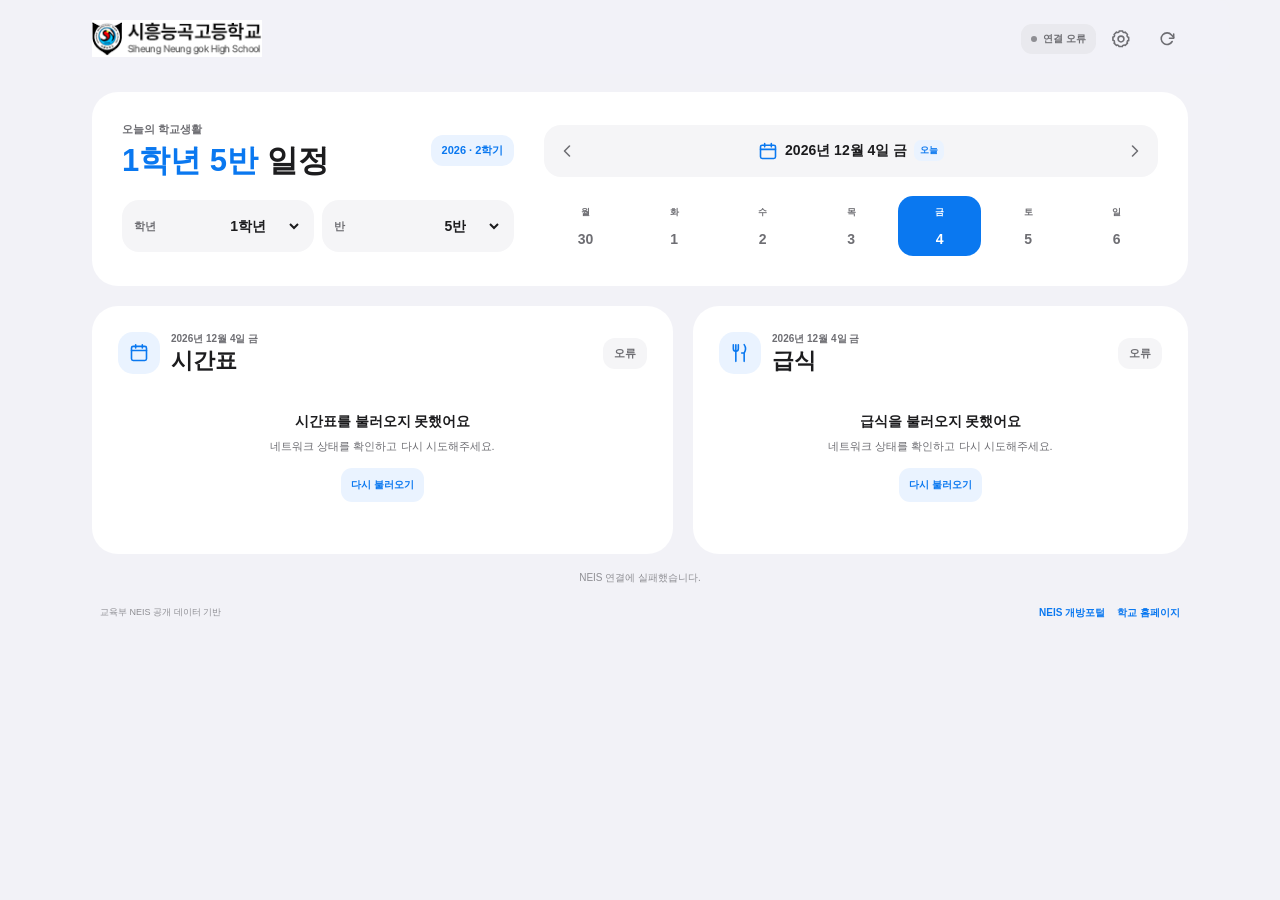
<file: index.html>
<!doctype html>
<html lang="ko">
<head>
  <meta charset="utf-8">
  <meta name="viewport" content="width=device-width, initial-scale=1, viewport-fit=cover">
  <meta name="theme-color" content="#f2f2f7">
  <meta name="description" content="시흥능곡고등학교 시간표와 급식을 확인하는 모바일 웹앱">
  <title>능곡생활 | 시흥능곡고등학교</title>
  <link rel="icon" href="school-logo.png">
  <link rel="stylesheet" href="styles.css?v=2">
</head>
<body>
  <div class="app-shell">
    <header class="app-header">
      <a class="school-brand" href="https://shng-h.goesh.kr/" target="_blank" rel="noreferrer" aria-label="시흥능곡고등학교 공식 홈페이지">
        <img src="school-logo.png" alt="시흥능곡고등학교">
      </a>
      <div class="header-actions">
        <span class="live-badge" id="liveBadge"><span></span><b>NEIS</b></span>
        <button class="icon-button" id="settingsButton" type="button" aria-label="API 설정">
          <svg viewBox="0 0 24 24" aria-hidden="true">
            <path d="M12 15.5a3.5 3.5 0 1 0 0-7 3.5 3.5 0 0 0 0 7Z"></path>
            <path d="M19.4 15a1.7 1.7 0 0 0 .34 1.88l.06.06-2.86 2.86-.06-.06A1.7 1.7 0 0 0 15 19.4a1.7 1.7 0 0 0-1 .6 1.7 1.7 0 0 0-.4 1.1V21H9.55v-.1A1.7 1.7 0 0 0 8.5 19.4a1.7 1.7 0 0 0-1.88.34l-.06.06-2.86-2.86.06-.06A1.7 1.7 0 0 0 4.1 15a1.7 1.7 0 0 0-.6-1 1.7 1.7 0 0 0-1.1-.4H2.3V9.55h.1A1.7 1.7 0 0 0 4.1 8.5a1.7 1.7 0 0 0-.34-1.88l-.06-.06L6.56 3.7l.06.06A1.7 1.7 0 0 0 8.5 4.1a1.7 1.7 0 0 0 1-.6 1.7 1.7 0 0 0 .4-1.1V2.3h4.05v.1A1.7 1.7 0 0 0 15 4.1a1.7 1.7 0 0 0 1.88-.34l.06-.06 2.86 2.86-.06.06A1.7 1.7 0 0 0 19.4 8.5a1.7 1.7 0 0 0 .6 1 1.7 1.7 0 0 0 1.1.4h.1v4.05h-.1A1.7 1.7 0 0 0 19.4 15Z"></path>
          </svg>
        </button>
        <button class="icon-button" id="refreshButton" type="button" aria-label="새로고침">
          <svg viewBox="0 0 24 24" aria-hidden="true">
            <path d="M20 6v5h-5"></path>
            <path d="M18.2 15a7 7 0 1 1-.8-7.9L20 10"></path>
          </svg>
        </button>
      </div>
    </header>

    <main class="app-main">
      <section class="control-panel" aria-labelledby="pageHeading">
        <div class="heading-row">
          <div>
            <p class="eyebrow">오늘의 학교생활</p>
            <h1 id="pageHeading"><span id="classHeading">1학년 5반</span> 일정</h1>
          </div>
          <div class="term-chip" id="termChip">2학기</div>
        </div>

        <div class="selector-grid">
          <label class="select-control">
            <span>학년</span>
            <select id="gradeSelect" aria-label="학년 선택">
              <option value="1">1학년</option>
              <option value="2">2학년</option>
              <option value="3">3학년</option>
            </select>
          </label>
          <label class="select-control">
            <span>반</span>
            <select id="classSelect" aria-label="반 선택"></select>
          </label>
        </div>

        <div class="date-control">
          <button class="date-arrow" id="previousDay" type="button" aria-label="이전 날짜">
            <svg viewBox="0 0 24 24" aria-hidden="true"><path d="m15 18-6-6 6-6"></path></svg>
          </button>
          <button class="date-display" id="dateButton" type="button" aria-label="날짜 선택">
            <svg viewBox="0 0 24 24" aria-hidden="true">
              <rect x="3" y="5" width="18" height="16" rx="2"></rect>
              <path d="M16 3v4M8 3v4M3 10h18"></path>
            </svg>
            <span id="selectedDateLabel"></span>
            <span class="today-mark" id="todayMark">오늘</span>
          </button>
          <input class="date-input" id="dateInput" type="date" aria-label="조회 날짜">
          <button class="date-arrow" id="nextDay" type="button" aria-label="다음 날짜">
            <svg viewBox="0 0 24 24" aria-hidden="true"><path d="m9 18 6-6-6-6"></path></svg>
          </button>
        </div>

        <div class="week-strip" id="weekStrip" aria-label="주간 날짜 선택"></div>
      </section>

      <nav class="section-tabs" aria-label="페이지 바로가기">
        <button class="section-tab active" type="button" data-target="timetableSection">
          <svg viewBox="0 0 24 24" aria-hidden="true">
            <rect x="3" y="4" width="18" height="17" rx="2"></rect>
            <path d="M8 2v4M16 2v4M3 9h18M8 13h.01M12 13h.01M16 13h.01M8 17h.01M12 17h.01"></path>
          </svg>
          시간표
        </button>
        <button class="section-tab" type="button" data-target="mealSection">
          <svg viewBox="0 0 24 24" aria-hidden="true">
            <path d="M7 2v8M4 2v5a3 3 0 0 0 6 0V2M7 10v12M17 2c2 3 2 7 0 10v10M14 12h3"></path>
          </svg>
          급식
        </button>
      </nav>

      <div class="dashboard-grid">
        <section class="content-section" id="timetableSection" aria-labelledby="timetableTitle">
        <div class="section-heading">
          <div class="section-title-wrap">
            <span class="section-icon timetable-icon">
              <svg viewBox="0 0 24 24" aria-hidden="true">
                <rect x="3" y="4" width="18" height="17" rx="2"></rect>
                <path d="M8 2v4M16 2v4M3 9h18"></path>
              </svg>
            </span>
            <div>
              <p class="section-kicker" id="timetableDate"></p>
              <h2 id="timetableTitle">시간표</h2>
            </div>
          </div>
          <span class="count-chip" id="periodCount">-</span>
        </div>

        <div class="skeleton-list" id="timetableSkeleton" aria-hidden="true">
          <span></span><span></span><span></span><span></span><span></span>
        </div>
        <ol class="timetable-list" id="timetableList" aria-live="polite"></ol>
        <div class="empty-state hidden" id="timetableEmpty">
          <span class="empty-icon">
            <svg viewBox="0 0 24 24" aria-hidden="true">
              <path d="M8 2v4M16 2v4"></path><rect x="3" y="4" width="18" height="17" rx="2"></rect><path d="M3 9h18M9 15h6"></path>
            </svg>
          </span>
          <strong>등록된 시간표가 없어요</strong>
          <p>주말, 방학 또는 학교 일정일 수 있습니다.</p>
        </div>
        <div class="error-state hidden" id="timetableError">
          <strong>시간표를 불러오지 못했어요</strong>
          <p>네트워크 상태를 확인하고 다시 시도해주세요.</p>
          <button type="button" data-retry>다시 불러오기</button>
        </div>
        <div class="partial-notice hidden" id="partialNotice">
          <svg viewBox="0 0 24 24" aria-hidden="true"><circle cx="12" cy="12" r="9"></circle><path d="M12 8v5M12 16h.01"></path></svg>
          <p><strong>5교시까지만 표시 중이에요.</strong><br>전체 교시는 NEIS 인증키를 설정하면 확인할 수 있습니다.</p>
          <button type="button" id="openKeySettings">설정</button>
        </div>
        </section>

        <section class="content-section meal-section" id="mealSection" aria-labelledby="mealTitle">
        <div class="section-heading">
          <div class="section-title-wrap">
            <span class="section-icon meal-icon">
              <svg viewBox="0 0 24 24" aria-hidden="true">
                <path d="M7 2v8M4 2v5a3 3 0 0 0 6 0V2M7 10v12M17 2c2 3 2 7 0 10v10M14 12h3"></path>
              </svg>
            </span>
            <div>
              <p class="section-kicker" id="mealDate"></p>
              <h2 id="mealTitle">급식</h2>
            </div>
          </div>
          <span class="calorie-chip" id="calorieChip">-</span>
        </div>

        <div class="meal-skeleton" id="mealSkeleton" aria-hidden="true">
          <span></span><span></span><span></span><span></span><span></span>
        </div>
        <div class="meal-content hidden" id="mealContent"></div>
        <div class="empty-state hidden" id="mealEmpty">
          <span class="empty-icon">
            <svg viewBox="0 0 24 24" aria-hidden="true"><path d="M7 2v8M4 2v5a3 3 0 0 0 6 0V2M7 10v12M17 2c2 3 2 7 0 10v10"></path></svg>
          </span>
          <strong>등록된 급식이 없어요</strong>
          <p>급식이 없는 날이거나 아직 식단이 등록되지 않았습니다.</p>
        </div>
        <div class="error-state hidden" id="mealError">
          <strong>급식을 불러오지 못했어요</strong>
          <p>네트워크 상태를 확인하고 다시 시도해주세요.</p>
          <button type="button" data-retry>다시 불러오기</button>
        </div>
        </section>
      </div>

      <p class="update-line" id="updateLine" aria-live="polite">데이터를 불러오는 중입니다.</p>

      <footer class="app-footer">
        <p>교육부 NEIS 공개 데이터 기반</p>
        <div>
          <a href="https://open.neis.go.kr/" target="_blank" rel="noreferrer">NEIS 개방포털</a>
          <a href="https://shng-h.goesh.kr/" target="_blank" rel="noreferrer">학교 홈페이지</a>
        </div>
      </footer>
    </main>
  </div>

  <dialog class="settings-dialog" id="settingsDialog">
    <form method="dialog" id="settingsForm">
      <div class="dialog-header">
        <div>
          <p class="eyebrow">데이터 설정</p>
          <h2>NEIS 인증키</h2>
        </div>
        <button class="icon-button" value="cancel" aria-label="설정 닫기">
          <svg viewBox="0 0 24 24" aria-hidden="true"><path d="m6 6 12 12M18 6 6 18"></path></svg>
        </button>
      </div>
      <p class="dialog-copy">인증키를 입력하면 5교시 이후를 포함한 전체 시간표를 조회할 수 있습니다. 키는 이 기기에만 저장됩니다.</p>
      <label class="key-field">
        <span>인증키</span>
        <input id="apiKeyInput" type="password" placeholder="NEIS Open API 인증키" autocomplete="off">
      </label>
      <a class="key-help" href="https://open.neis.go.kr/" target="_blank" rel="noreferrer">무료 인증키 발급 페이지 열기</a>
      <div class="dialog-actions">
        <button class="secondary-button" id="clearKeyButton" type="button">키 삭제</button>
        <button class="primary-button" id="saveKeyButton" type="submit" value="default">저장</button>
      </div>
    </form>
  </dialog>

  <div class="toast" id="toast" role="status" aria-live="polite"></div>
  <script src="app.js"></script>
</body>
</html>
</file>
<file: styles.css>
:root {
  --accent: #0a78f0;
  --accent-pressed: #0065d1;
  --accent-soft: #eaf3ff;
  --ink: #1c1c1e;
  --secondary: #6e6e73;
  --tertiary: #8e8e93;
  --canvas: #f2f2f7;
  --surface: #ffffff;
  --fill: #f5f5f7;
  --fill-strong: #e9e9ee;
  --card-radius: 26px;
  --control-radius: 17px;
  --item-radius: 15px;
}

* {
  box-sizing: border-box;
}

html {
  scroll-behavior: smooth;
  background: var(--canvas);
}

body {
  margin: 0;
  min-width: 280px;
  min-height: 100vh;
  color: var(--ink);
  background: var(--canvas);
  font-family: -apple-system, BlinkMacSystemFont, "Apple SD Gothic Neo", "Noto Sans KR", "Segoe UI", sans-serif;
  letter-spacing: 0;
  -webkit-font-smoothing: antialiased;
}

button,
select,
input {
  font: inherit;
  letter-spacing: 0;
}

button,
select {
  cursor: pointer;
}

button:focus-visible,
select:focus-visible,
input:focus-visible,
a:focus-visible {
  outline: 0;
  box-shadow: 0 0 0 4px rgba(10, 120, 240, 0.2);
}

.hidden {
  display: none !important;
}

.app-shell {
  width: min(100%, 1180px);
  min-height: 100vh;
  margin: 0 auto;
  background: transparent;
}

.app-header {
  position: sticky;
  top: 0;
  z-index: 30;
  display: flex;
  align-items: center;
  justify-content: space-between;
  min-height: 66px;
  padding: max(12px, env(safe-area-inset-top)) 18px 10px;
  background: rgba(242, 242, 247, 0.88);
  backdrop-filter: saturate(160%) blur(24px);
  -webkit-backdrop-filter: saturate(160%) blur(24px);
}

.school-brand {
  display: inline-flex;
  align-items: center;
  border-radius: 10px;
}

.school-brand img {
  display: block;
  width: 158px;
  height: auto;
}

.header-actions {
  display: flex;
  align-items: center;
  gap: 4px;
}

.live-badge {
  display: inline-flex;
  align-items: center;
  gap: 6px;
  height: 30px;
  padding: 0 10px;
  color: var(--accent);
  background: var(--accent-soft);
  border-radius: 11px;
  corner-shape: squircle;
  font-size: 10px;
  font-weight: 750;
}

.live-badge span {
  width: 6px;
  height: 6px;
  background: var(--accent);
  border-radius: 50%;
}

.live-badge.offline {
  color: var(--secondary);
  background: var(--fill-strong);
}

.live-badge.offline span {
  background: var(--tertiary);
}

.icon-button,
.date-arrow {
  display: grid;
  place-items: center;
  flex: 0 0 auto;
  width: 42px;
  height: 42px;
  padding: 0;
  color: var(--secondary);
  background: transparent;
  border: 0;
  border-radius: 14px;
  corner-shape: squircle;
  -webkit-tap-highlight-color: transparent;
}

.icon-button:active,
.date-arrow:active {
  background: var(--fill-strong);
}

.icon-button svg,
.date-arrow svg,
.date-display svg,
.section-tab svg,
.section-icon svg,
.partial-notice svg,
.empty-icon svg {
  width: 20px;
  height: 20px;
  fill: none;
  stroke: currentColor;
  stroke-width: 1.9;
  stroke-linecap: round;
  stroke-linejoin: round;
}

.icon-button.refreshing svg {
  animation: spin 700ms linear infinite;
}

@keyframes spin {
  to { transform: rotate(360deg); }
}

.app-main {
  padding: 12px 14px calc(34px + env(safe-area-inset-bottom));
}

.control-panel,
.content-section {
  background: var(--surface);
  border-radius: var(--card-radius);
  corner-shape: squircle;
}

.control-panel {
  padding: 22px 18px 18px;
}

.heading-row,
.section-heading {
  display: flex;
  align-items: center;
  justify-content: space-between;
  gap: 14px;
}

.eyebrow,
.section-kicker {
  margin: 0 0 5px;
  color: var(--secondary);
  font-size: 11px;
  font-weight: 650;
}

h1,
h2,
p {
  word-break: keep-all;
}

h1 {
  margin: 0;
  font-size: 27px;
  line-height: 1.2;
  font-weight: 780;
}

h1 span {
  color: var(--accent);
}

.term-chip,
.count-chip,
.calorie-chip {
  display: inline-flex;
  align-items: center;
  justify-content: center;
  flex: 0 0 auto;
  min-height: 31px;
  padding: 0 11px;
  color: var(--secondary);
  background: var(--fill);
  border-radius: 12px;
  corner-shape: squircle;
  font-size: 11px;
  font-weight: 700;
}

.term-chip {
  color: var(--accent);
  background: var(--accent-soft);
}

.selector-grid {
  display: grid;
  grid-template-columns: 1fr 1fr;
  gap: 8px;
  margin-top: 19px;
}

.select-control {
  position: relative;
  display: flex;
  align-items: center;
  min-width: 0;
  height: 52px;
  padding: 0 12px;
  background: var(--fill);
  border-radius: var(--control-radius);
  corner-shape: squircle;
}

.select-control span {
  flex: 0 0 auto;
  color: var(--secondary);
  font-size: 11px;
  font-weight: 650;
}

.select-control select {
  width: 100%;
  height: 100%;
  min-width: 0;
  padding: 0 20px 0 8px;
  color: var(--ink);
  background: transparent;
  border: 0;
  outline: 0;
  font-size: 14px;
  font-weight: 700;
  text-align: right;
}

.date-control {
  position: relative;
  display: grid;
  grid-template-columns: 46px minmax(0, 1fr) 46px;
  align-items: center;
  margin-top: 9px;
  background: var(--fill);
  border-radius: var(--control-radius);
  corner-shape: squircle;
}

.date-arrow {
  width: 46px;
  height: 52px;
}

.date-display {
  display: flex;
  align-items: center;
  justify-content: center;
  min-width: 0;
  gap: 7px;
  height: 52px;
  padding: 0 4px;
  color: var(--ink);
  background: transparent;
  border: 0;
  font-size: 14px;
  font-weight: 720;
  white-space: nowrap;
}

.date-display svg {
  flex: 0 0 auto;
  color: var(--accent);
}

.today-mark {
  flex: 0 0 auto;
  padding: 4px 6px;
  color: var(--accent);
  background: var(--accent-soft);
  border-radius: 7px;
  corner-shape: squircle;
  font-size: 9px;
  font-weight: 750;
}

.date-input {
  position: absolute;
  width: 1px;
  height: 1px;
  opacity: 0;
  pointer-events: none;
}

.week-strip {
  display: grid;
  grid-template-columns: repeat(7, minmax(0, 1fr));
  gap: 3px;
  margin-top: 12px;
}

.week-day {
  display: grid;
  place-items: center;
  gap: 5px;
  min-width: 0;
  min-height: 54px;
  padding: 6px 2px;
  color: var(--secondary);
  background: transparent;
  border: 0;
  border-radius: 15px;
  corner-shape: squircle;
  -webkit-tap-highlight-color: transparent;
}

.week-day span {
  font-size: 9px;
  font-weight: 650;
}

.week-day strong {
  font-size: 14px;
  font-weight: 720;
}

.week-day.today:not(.selected) {
  color: var(--accent);
  background: var(--accent-soft);
}

.week-day.selected {
  color: #fff;
  background: var(--accent);
}

.section-tabs {
  position: sticky;
  top: 66px;
  z-index: 20;
  display: grid;
  grid-template-columns: 1fr 1fr;
  gap: 3px;
  margin: 12px 0;
  padding: 4px;
  background: rgba(229, 229, 234, 0.92);
  border-radius: 17px;
  corner-shape: squircle;
  backdrop-filter: blur(18px);
  -webkit-backdrop-filter: blur(18px);
}

.section-tab {
  display: flex;
  align-items: center;
  justify-content: center;
  gap: 7px;
  height: 42px;
  color: var(--secondary);
  background: transparent;
  border: 0;
  border-radius: 13px;
  corner-shape: squircle;
  font-size: 13px;
  font-weight: 700;
  -webkit-tap-highlight-color: transparent;
}

.section-tab svg {
  width: 17px;
  height: 17px;
}

.section-tab.active {
  color: var(--ink);
  background: var(--surface);
}

.dashboard-grid {
  display: grid;
}

.content-section {
  scroll-margin-top: 126px;
  margin-bottom: 12px;
  padding: 20px 18px;
}

.section-title-wrap {
  display: flex;
  align-items: center;
  min-width: 0;
  gap: 11px;
}

.section-icon {
  display: grid;
  place-items: center;
  flex: 0 0 auto;
  width: 42px;
  height: 42px;
  color: var(--accent);
  background: var(--accent-soft);
  border-radius: 15px;
  corner-shape: squircle;
}

.section-kicker {
  margin-bottom: 2px;
  font-size: 10px;
}

.section-heading h2 {
  margin: 0;
  font-size: 21px;
  line-height: 1.2;
  font-weight: 760;
}

.timetable-list {
  display: grid;
  gap: 7px;
  margin: 18px 0 0;
  padding: 0;
  list-style: none;
}

.period-row {
  display: grid;
  grid-template-columns: 42px minmax(0, 1fr) auto;
  align-items: center;
  gap: 11px;
  min-height: 60px;
  padding: 9px 13px 9px 9px;
  background: var(--fill);
  border-radius: var(--item-radius);
  corner-shape: squircle;
}

.period-number {
  display: grid;
  place-items: center;
  width: 40px;
  height: 40px;
  color: var(--accent);
  background: var(--accent-soft);
  border-radius: 13px;
  corner-shape: squircle;
  font-size: 12px;
  font-weight: 760;
}

.period-subject {
  min-width: 0;
  color: var(--ink);
  font-size: 14px;
  line-height: 1.35;
  font-weight: 700;
}

.period-label {
  color: var(--tertiary);
  font-size: 10px;
  font-weight: 600;
  white-space: nowrap;
}

.meal-content {
  display: grid;
  gap: 14px;
  margin-top: 18px;
}

.meal-block + .meal-block {
  padding-top: 14px;
}

.meal-meta {
  display: flex;
  align-items: center;
  justify-content: space-between;
  gap: 12px;
  margin-bottom: 10px;
}

.meal-type {
  display: inline-flex;
  align-items: center;
  min-height: 29px;
  padding: 0 10px;
  color: var(--accent);
  background: var(--accent-soft);
  border-radius: 11px;
  corner-shape: squircle;
  font-size: 11px;
  font-weight: 720;
}

.meal-kcal {
  color: var(--tertiary);
  font-size: 10px;
  font-weight: 650;
}

.dish-list {
  display: grid;
  gap: 6px;
  margin: 0;
  padding: 0;
  list-style: none;
}

.dish-item {
  display: flex;
  align-items: center;
  min-width: 0;
  min-height: 43px;
  padding: 10px 13px;
  color: #353539;
  background: var(--fill);
  border-radius: 13px;
  corner-shape: squircle;
  font-size: 12px;
  line-height: 1.4;
  font-weight: 620;
}

.meal-details {
  margin-top: 10px;
}

.meal-details summary {
  display: flex;
  align-items: center;
  justify-content: space-between;
  min-height: 44px;
  padding: 0 13px;
  color: var(--secondary);
  background: var(--fill);
  border-radius: 13px;
  corner-shape: squircle;
  font-size: 11px;
  font-weight: 680;
  list-style: none;
  cursor: pointer;
}

.meal-details summary::-webkit-details-marker {
  display: none;
}

.meal-details summary::after {
  content: "+";
  color: var(--accent);
  font-size: 18px;
  font-weight: 500;
}

.meal-details[open] summary::after {
  content: "−";
}

.detail-copy {
  margin: 7px 0 0;
  padding: 13px;
  color: var(--secondary);
  white-space: pre-line;
  background: var(--fill);
  border-radius: 13px;
  corner-shape: squircle;
  font-size: 10px;
  line-height: 1.7;
}

.partial-notice {
  display: grid;
  grid-template-columns: 22px minmax(0, 1fr) auto;
  align-items: center;
  gap: 10px;
  margin-top: 12px;
  padding: 13px;
  color: var(--secondary);
  background: var(--fill);
  border-radius: var(--item-radius);
  corner-shape: squircle;
}

.partial-notice svg {
  width: 19px;
  height: 19px;
  color: var(--accent);
}

.partial-notice p {
  margin: 0;
  font-size: 10px;
  line-height: 1.5;
}

.partial-notice strong {
  color: var(--ink);
}

.partial-notice button,
.error-state button {
  min-width: 50px;
  min-height: 34px;
  padding: 0 10px;
  color: var(--accent);
  background: var(--accent-soft);
  border: 0;
  border-radius: 11px;
  corner-shape: squircle;
  font-size: 10px;
  font-weight: 720;
}

.empty-state,
.error-state {
  display: grid;
  justify-items: center;
  padding: 38px 15px 26px;
  text-align: center;
}

.empty-icon {
  display: grid;
  place-items: center;
  width: 52px;
  height: 52px;
  margin-bottom: 13px;
  color: var(--accent);
  background: var(--accent-soft);
  border-radius: 18px;
  corner-shape: squircle;
}

.empty-icon svg {
  width: 24px;
  height: 24px;
}

.empty-state strong,
.error-state strong {
  font-size: 14px;
}

.empty-state p,
.error-state p {
  margin: 7px 0 0;
  color: var(--secondary);
  font-size: 11px;
  line-height: 1.55;
}

.error-state button {
  margin-top: 13px;
}

.skeleton-list,
.meal-skeleton {
  display: grid;
  gap: 7px;
  margin-top: 18px;
}

.skeleton-list span,
.meal-skeleton span {
  display: block;
  height: 60px;
  background: var(--fill);
  border-radius: var(--item-radius);
  corner-shape: squircle;
  animation: pulse 1.15s ease-in-out infinite alternate;
}

.meal-skeleton span {
  height: 43px;
}

@keyframes pulse {
  to { background: var(--fill-strong); }
}

.update-line {
  margin: 17px 0 5px;
  color: var(--tertiary);
  font-size: 10px;
  text-align: center;
}

.app-footer {
  display: flex;
  align-items: center;
  justify-content: space-between;
  gap: 14px;
  padding: 16px 4px 2px;
}

.app-footer p {
  margin: 0;
  color: var(--tertiary);
  font-size: 9px;
}

.app-footer div {
  display: flex;
  gap: 12px;
}

.app-footer a,
.key-help {
  color: var(--accent);
  font-size: 10px;
  font-weight: 680;
  text-decoration: none;
}

.settings-dialog {
  width: min(calc(100% - 32px), 430px);
  padding: 0;
  color: var(--ink);
  background: var(--surface);
  border: 0;
  border-radius: 28px;
  corner-shape: squircle;
  box-shadow: 0 24px 70px rgba(0, 0, 0, 0.18);
}

.settings-dialog::backdrop {
  background: rgba(0, 0, 0, 0.3);
  backdrop-filter: blur(8px);
  -webkit-backdrop-filter: blur(8px);
}

.settings-dialog form {
  padding: 23px;
}

.dialog-header {
  display: flex;
  align-items: center;
  justify-content: space-between;
  gap: 12px;
}

.dialog-header h2 {
  margin: 0;
  font-size: 22px;
  font-weight: 760;
}

.dialog-copy {
  margin: 16px 0;
  color: var(--secondary);
  font-size: 12px;
  line-height: 1.65;
}

.key-field {
  display: grid;
  gap: 8px;
}

.key-field span {
  font-size: 11px;
  font-weight: 680;
}

.key-field input {
  width: 100%;
  height: 50px;
  padding: 0 14px;
  color: var(--ink);
  background: var(--fill);
  border: 0;
  border-radius: var(--control-radius);
  corner-shape: squircle;
  outline: 0;
  font-size: 12px;
}

.key-help {
  display: inline-block;
  margin-top: 11px;
}

.dialog-actions {
  display: grid;
  grid-template-columns: 1fr 1fr;
  gap: 8px;
  margin-top: 21px;
}

.primary-button,
.secondary-button {
  height: 46px;
  border: 0;
  border-radius: 15px;
  corner-shape: squircle;
  font-size: 12px;
  font-weight: 720;
}

.primary-button {
  color: #fff;
  background: var(--accent);
}

.primary-button:active {
  background: var(--accent-pressed);
}

.secondary-button {
  color: var(--accent);
  background: var(--accent-soft);
}

.toast {
  position: fixed;
  left: 50%;
  bottom: max(18px, env(safe-area-inset-bottom));
  z-index: 60;
  max-width: calc(100% - 32px);
  padding: 12px 16px;
  color: #fff;
  background: rgba(28, 28, 30, 0.92);
  border-radius: 15px;
  corner-shape: squircle;
  font-size: 11px;
  font-weight: 650;
  opacity: 0;
  pointer-events: none;
  transform: translate(-50%, 12px);
  transition: opacity 180ms ease, transform 180ms ease;
  backdrop-filter: blur(18px);
  -webkit-backdrop-filter: blur(18px);
}

.toast.show {
  opacity: 1;
  transform: translate(-50%, 0);
}

@media (min-width: 700px) {
  .app-header {
    min-height: 74px;
    padding: max(15px, env(safe-area-inset-top)) 28px 12px;
  }

  .school-brand img {
    width: 170px;
  }

  .app-main {
    padding: 18px 24px calc(44px + env(safe-area-inset-bottom));
  }

  .control-panel {
    padding: 27px 26px 23px;
  }

  h1 {
    font-size: 31px;
  }

  .selector-grid {
    max-width: none;
  }

  .date-control {
    margin-top: 13px;
  }

  .week-strip {
    gap: 6px;
  }

  .week-day {
    min-height: 60px;
  }

  .section-tabs {
    display: none;
  }

  .dashboard-grid {
    grid-template-columns: minmax(0, 1.08fr) minmax(0, 0.92fr);
    align-items: start;
    gap: 16px;
    margin-top: 16px;
  }

  .content-section {
    min-width: 0;
    margin: 0;
    padding: 22px 20px;
  }

  .content-section h2 {
    font-size: 22px;
  }

  .app-footer {
    padding-inline: 8px;
  }
}

@media (min-width: 900px) {
  .app-header {
    padding-inline: 36px;
  }

  .app-main {
    padding-inline: 36px;
  }

  .control-panel {
    display: grid;
    grid-template-columns: minmax(280px, 0.78fr) minmax(430px, 1.22fr);
    grid-template-areas:
      "heading date"
      "selectors week";
    column-gap: 30px;
    row-gap: 17px;
    align-items: center;
    padding: 30px;
  }

  .heading-row {
    grid-area: heading;
  }

  .selector-grid {
    grid-area: selectors;
    width: 100%;
    max-width: none;
    margin: 0;
  }

  .date-control {
    grid-area: date;
    width: 100%;
    margin: 0;
  }

  .week-strip {
    grid-area: week;
    width: 100%;
    margin: 0;
  }

  .dashboard-grid {
    gap: 20px;
    margin-top: 20px;
  }

  .content-section {
    padding: 26px;
  }
}

@media (min-width: 1180px) {
  .app-header {
    padding-inline: 42px;
  }

  .app-main {
    padding-inline: 42px;
  }
}

@media (max-width: 370px) {
  .app-main {
    padding-inline: 10px;
  }

  .app-header {
    padding-inline: 12px;
  }

  .school-brand img {
    width: 143px;
  }

  .live-badge {
    display: none;
  }

  .control-panel,
  .content-section {
    border-radius: 23px;
  }

  .control-panel {
    padding-inline: 15px;
  }

  h1 {
    font-size: 24px;
  }

  .date-display {
    gap: 5px;
    font-size: 13px;
  }

  .date-display svg {
    width: 18px;
    height: 18px;
  }

  .today-mark {
    display: none;
  }

  .partial-notice {
    grid-template-columns: 20px minmax(0, 1fr);
  }

  .partial-notice button {
    grid-column: 2;
    justify-self: start;
  }
}

@media (prefers-reduced-motion: reduce) {
  html {
    scroll-behavior: auto;
  }

  *,
  *::before,
  *::after {
    animation-duration: 0.01ms !important;
    animation-iteration-count: 1 !important;
    transition-duration: 0.01ms !important;
  }
}
</file>
